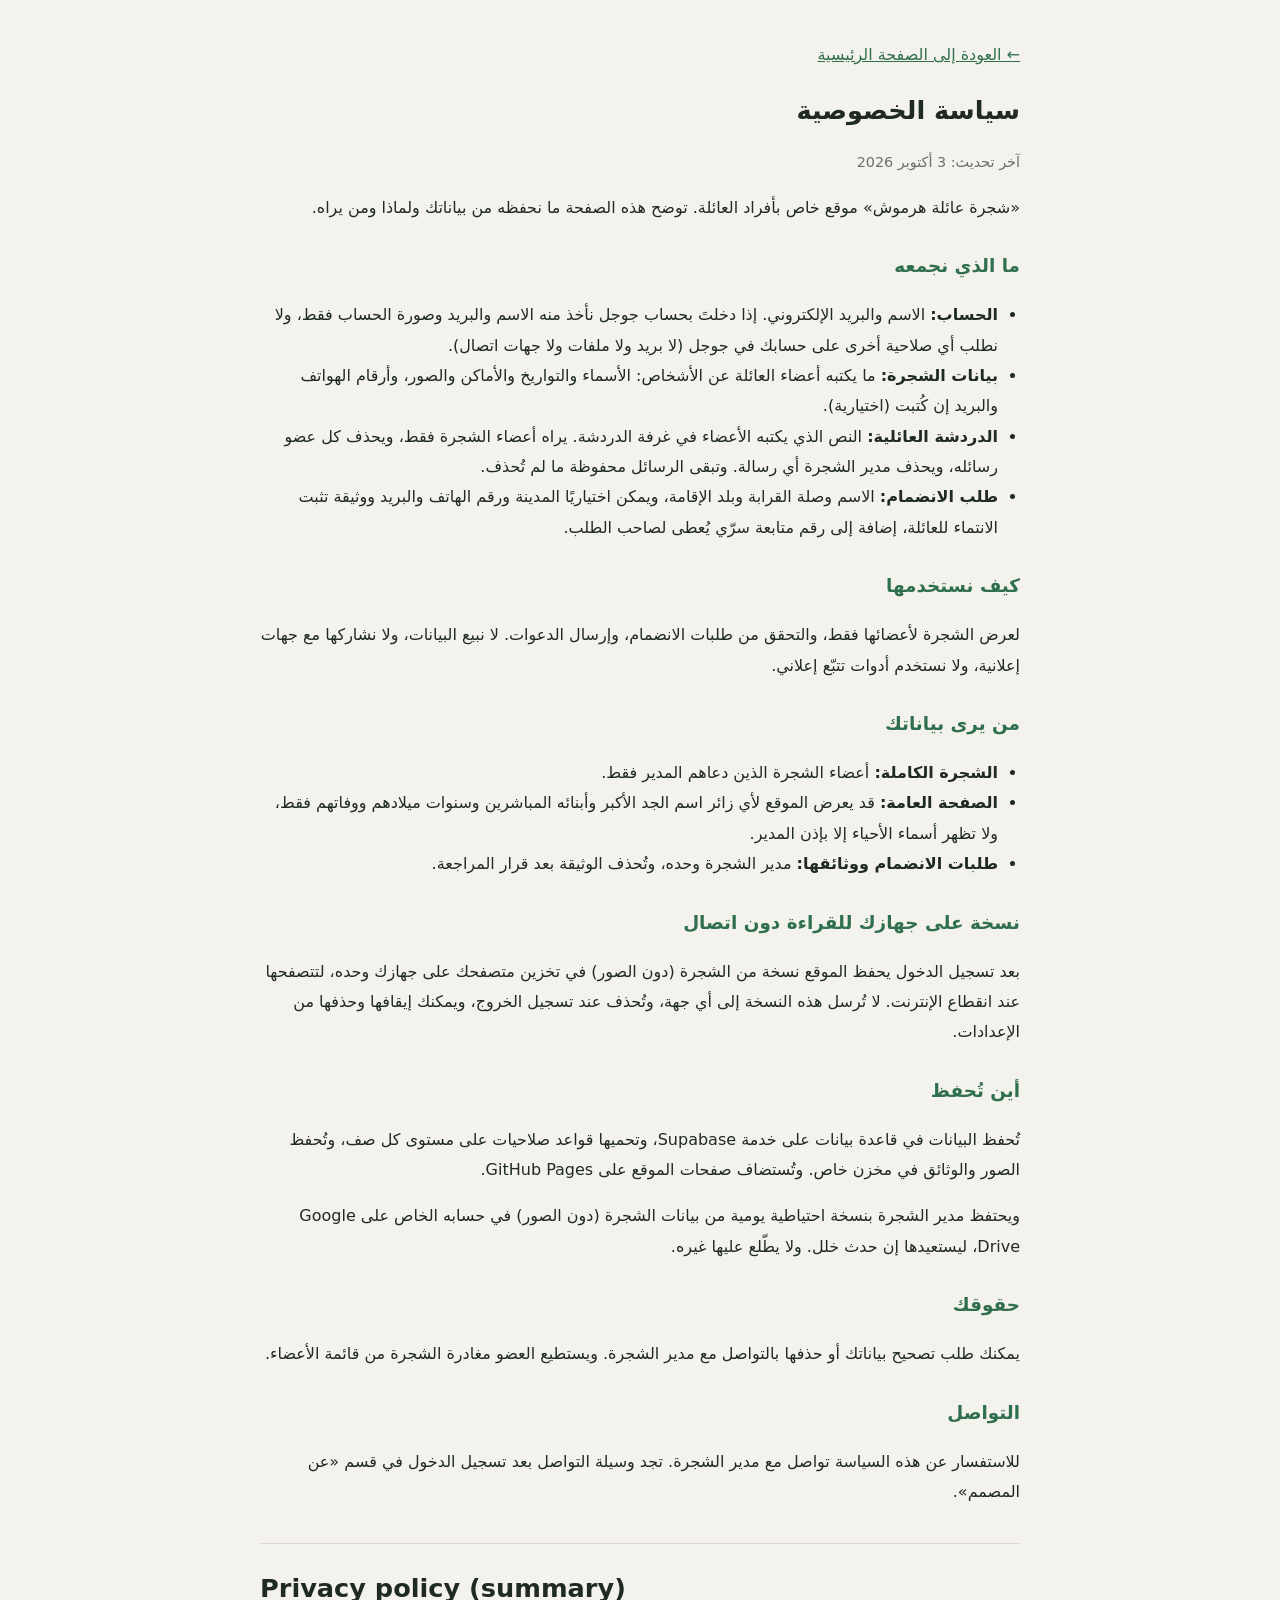
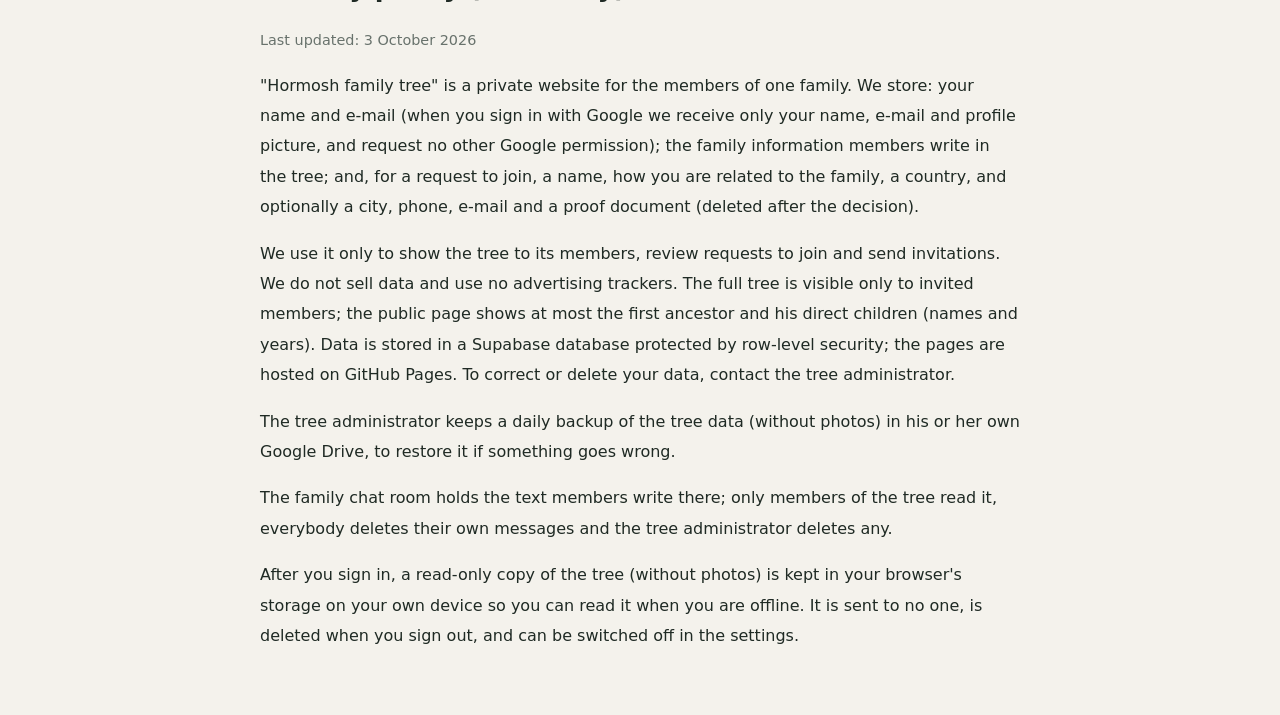
<file: privacy.html>
<!doctype html>
<html lang="ar" dir="rtl">
<head>
  <meta charset="utf-8">
  <meta name="viewport" content="width=device-width, initial-scale=1">
  <title>سياسة الخصوصية — شجرة عائلة هرموش</title>
  <meta name="description" content="ما الذي يحفظه موقع شجرة عائلة هرموش من بياناتك، ولماذا، ومن يراها.">
  <link rel="canonical" href="https://bdaboyahea1-prog.github.io/family-tree/privacy.html">
  <style>
    body { margin: 0; font-family: Tajawal, system-ui, sans-serif; line-height: 1.9; color: #1f2a24; background: #f4f2ec; }
    main { max-width: 760px; margin: 0 auto; padding: 24px 18px 48px; }
    h1 { font-size: 1.6rem; margin: 8px 0 4px; }
    h2 { font-size: 1.15rem; margin: 26px 0 6px; color: #2f6f4f; }
    p, li { font-size: 1rem; }
    ul { padding-inline-start: 22px; }
    .muted { color: #68726c; font-size: 0.9rem; }
    a { color: #2f6f4f; }
    .en { margin-top: 36px; padding-top: 12px; border-top: 1px solid #ddd8cb; direction: ltr; text-align: left; }
  </style>
</head>
<body>
<main>
  <p><a href="./">← العودة إلى الصفحة الرئيسية</a></p>
  <h1>سياسة الخصوصية</h1>
  <p class="muted">آخر تحديث: 3 أكتوبر 2026</p>
  <p>«شجرة عائلة هرموش» موقع خاص بأفراد العائلة. توضح هذه الصفحة ما نحفظه من بياناتك ولماذا ومن يراه.</p>

  <h2>ما الذي نجمعه</h2>
  <ul>
    <li><strong>الحساب:</strong> الاسم والبريد الإلكتروني. إذا دخلتَ بحساب جوجل نأخذ منه الاسم والبريد وصورة الحساب فقط، ولا نطلب أي صلاحية أخرى على حسابك في جوجل (لا بريد ولا ملفات ولا جهات اتصال).</li>
    <li><strong>بيانات الشجرة:</strong> ما يكتبه أعضاء العائلة عن الأشخاص: الأسماء والتواريخ والأماكن والصور، وأرقام الهواتف والبريد إن كُتبت (اختيارية).</li>
    <li><strong>الدردشة العائلية:</strong> النص الذي يكتبه الأعضاء في غرفة الدردشة. يراه أعضاء الشجرة فقط، ويحذف كل عضو رسائله، ويحذف مدير الشجرة أي رسالة. وتبقى الرسائل محفوظة ما لم تُحذف.</li>
    <li><strong>طلب الانضمام:</strong> الاسم وصلة القرابة وبلد الإقامة، ويمكن اختياريًا المدينة ورقم الهاتف والبريد ووثيقة تثبت الانتماء للعائلة، إضافة إلى رقم متابعة سرّي يُعطى لصاحب الطلب.</li>
  </ul>

  <h2>كيف نستخدمها</h2>
  <p>لعرض الشجرة لأعضائها فقط، والتحقق من طلبات الانضمام، وإرسال الدعوات. لا نبيع البيانات، ولا نشاركها مع جهات إعلانية، ولا نستخدم أدوات تتبّع إعلاني.</p>

  <h2>من يرى بياناتك</h2>
  <ul>
    <li><strong>الشجرة الكاملة:</strong> أعضاء الشجرة الذين دعاهم المدير فقط.</li>
    <li><strong>الصفحة العامة:</strong> قد يعرض الموقع لأي زائر اسم الجد الأكبر وأبنائه المباشرين وسنوات ميلادهم ووفاتهم فقط، ولا تظهر أسماء الأحياء إلا بإذن المدير.</li>
    <li><strong>طلبات الانضمام ووثائقها:</strong> مدير الشجرة وحده، وتُحذف الوثيقة بعد قرار المراجعة.</li>
  </ul>

  <h2>نسخة على جهازك للقراءة دون اتصال</h2>
  <p>بعد تسجيل الدخول يحفظ الموقع نسخة من الشجرة (دون الصور) في تخزين متصفحك على جهازك وحده، لتتصفحها عند انقطاع الإنترنت. لا تُرسل هذه النسخة إلى أي جهة، وتُحذف عند تسجيل الخروج، ويمكنك إيقافها وحذفها من الإعدادات.</p>

  <h2>أين تُحفظ</h2>
  <p>تُحفظ البيانات في قاعدة بيانات على خدمة Supabase، وتحميها قواعد صلاحيات على مستوى كل صف، وتُحفظ الصور والوثائق في مخزن خاص. وتُستضاف صفحات الموقع على GitHub Pages.</p>

  <p>ويحتفظ مدير الشجرة بنسخة احتياطية يومية من بيانات الشجرة (دون الصور) في حسابه الخاص على Google Drive، ليستعيدها إن حدث خلل. ولا يطّلع عليها غيره.</p>

  <h2>حقوقك</h2>
  <p>يمكنك طلب تصحيح بياناتك أو حذفها بالتواصل مع مدير الشجرة. ويستطيع العضو مغادرة الشجرة من قائمة الأعضاء.</p>

  <h2>التواصل</h2>
  <p>للاستفسار عن هذه السياسة تواصل مع مدير الشجرة. تجد وسيلة التواصل بعد تسجيل الدخول في قسم «عن المصمم».</p>

  <section class="en">
    <h1>Privacy policy (summary)</h1>
    <p class="muted">Last updated: 3 October 2026</p>
    <p>"Hormosh family tree" is a private website for the members of one family. We store: your name and e-mail (when you sign in with Google we receive only your name, e-mail and profile picture, and request no other Google permission); the family information members write in the tree; and, for a request to join, a name, how you are related to the family, a country, and optionally a city, phone, e-mail and a proof document (deleted after the decision).</p>
    <p>We use it only to show the tree to its members, review requests to join and send invitations. We do not sell data and use no advertising trackers. The full tree is visible only to invited members; the public page shows at most the first ancestor and his direct children (names and years). Data is stored in a Supabase database protected by row-level security; the pages are hosted on GitHub Pages. To correct or delete your data, contact the tree administrator.</p>
    <p>The tree administrator keeps a daily backup of the tree data (without photos) in his or her own Google Drive, to restore it if something goes wrong.</p>
    <p>The family chat room holds the text members write there; only members of the tree read it, everybody deletes their own messages and the tree administrator deletes any.</p>
    <p>After you sign in, a read-only copy of the tree (without photos) is kept in your browser's storage on your own device so you can read it when you are offline. It is sent to no one, is deleted when you sign out, and can be switched off in the settings.</p>
  </section>
</main>
</body>
</html>
</file>
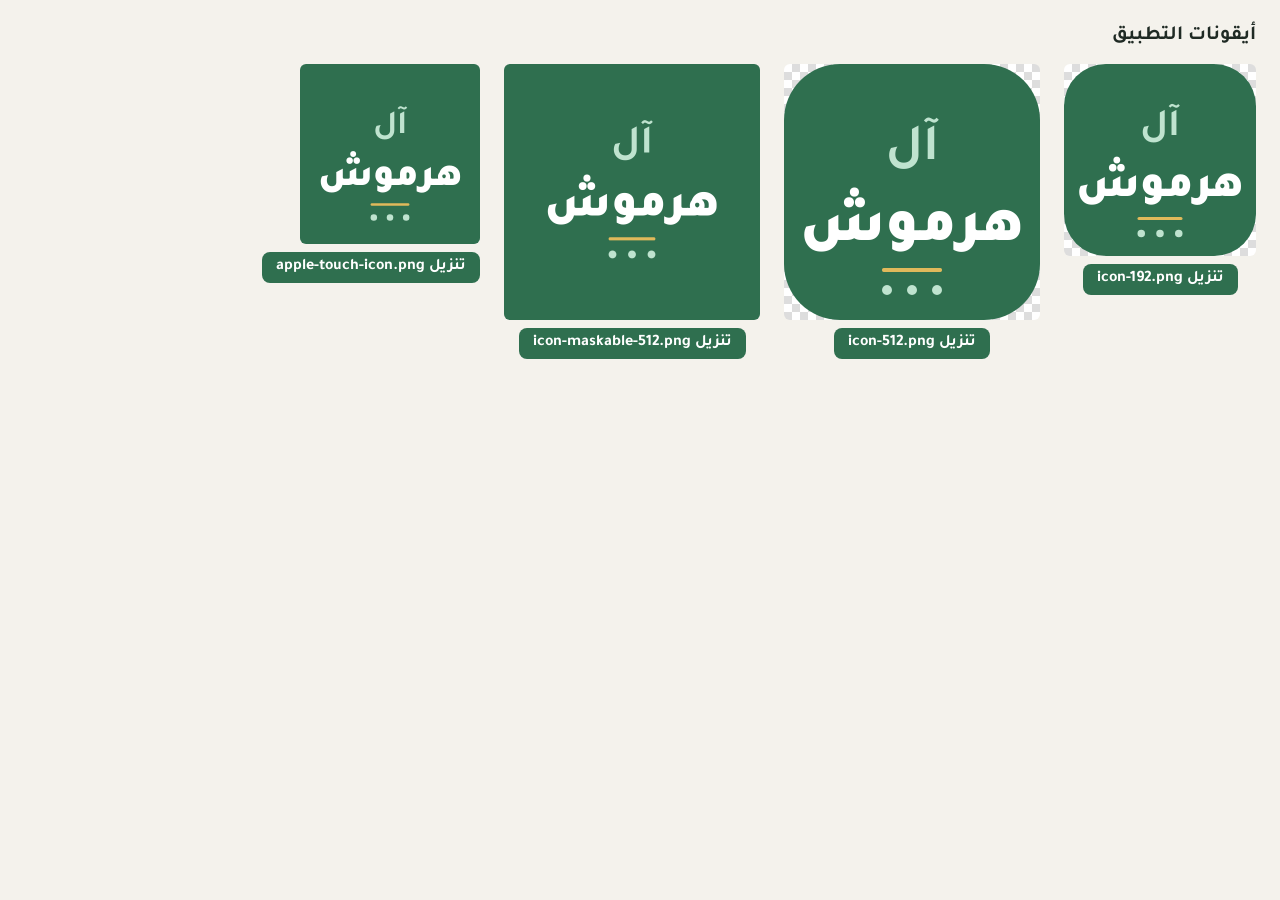
<file: tools/make-icons.html>
<!doctype html>
<html lang="ar" dir="rtl">
<head>
<meta charset="utf-8">
<meta name="viewport" content="width=device-width, initial-scale=1">
<title>رسم أيقونات التطبيق</title>
<!-- Draws the app icons (the name «آل هرموش» in big letters on the green of the site) and offers them as downloads.
     Open this file in a browser, press «تنزيل» under each picture and put the four files in icons/ (replacing the old ones).
     It is a page and not a Python script because the browser shapes Arabic letters by itself (Pillow without Raqm cannot).
       icon-192.png, icon-512.png     rounded square: the home screen and the install prompt
       icon-maskable-512.png          full square with the name inside the safe circle: Android cuts it to any shape
       apple-touch-icon.png (180)     full square: iPhone / iPad home screen (iOS rounds it itself) -->
<link rel="preconnect" href="https://fonts.googleapis.com">
<link href="https://fonts.googleapis.com/css2?family=Tajawal:wght@700;900&display=swap" rel="stylesheet">
<style>
  body { font-family: Tajawal, system-ui, sans-serif; margin: 0; padding: 24px; background: #f4f2ec; color: #1f2a24; }
  h1 { font-size: 20px; margin: 0 0 16px; }
  .row { display: flex; flex-wrap: wrap; gap: 24px; }
  figure { margin: 0; text-align: center; }
  canvas { display: block; background: repeating-conic-gradient(#ddd 0 25%, #fff 0 50%) 0 0 / 16px 16px; border-radius: 6px; margin-bottom: 8px; max-width: 256px; height: auto; }
  a { display: inline-block; padding: 6px 14px; border-radius: 8px; background: #2f6f4f; color: #fff; text-decoration: none; font-weight: 700; }
</style>
</head>
<body>
<h1>أيقونات التطبيق</h1>
<div class="row" id="row"></div>
<script>
const F = 'Tajawal, Dubai, "Segoe UI", sans-serif';
const GREEN = '#2f6f4f';

function rr(c, x, y, w, h, r) {
  c.beginPath();
  c.moveTo(x + r, y);
  c.arcTo(x + w, y, x + w, y + h, r);
  c.arcTo(x + w, y + h, x, y + h, r);
  c.arcTo(x, y + h, x, y, r);
  c.arcTo(x, y, x + w, y, r);
  c.closePath();
}

function word(c, t, y, px, color, weight, max) {
  c.direction = 'rtl';
  c.textAlign = 'center';
  c.textBaseline = 'alphabetic';
  let s = px;
  c.font = `${weight} ${s}px ${F}`;
  while (c.measureText(t).width > max && s > 20) c.font = `${weight} ${(s -= 2)}px ${F}`;
  c.fillStyle = color;
  c.fillText(t, 256, y);
}

/** One icon on a 512-unit drawing board, scaled to `size` pixels. `round`: rounded square; `scale`/`lift`: the name smaller / higher inside. */
function draw(size, { round, scale = 1, lift = 0 }) {
  const cv = document.createElement('canvas');
  cv.width = cv.height = size;
  const c = cv.getContext('2d');
  c.scale(size / 512, size / 512);
  c.fillStyle = GREEN;
  if (round) {
    rr(c, 0, 0, 512, 512, 112);
    c.fill();
  } else {
    c.fillRect(0, 0, 512, 512);
  }
  c.translate(256, 256 + lift);
  c.scale(scale, scale);
  c.translate(-256, -256);
  word(c, 'آل', 190, 104, '#bfe3cf', 700, 300);
  word(c, 'هرموش', 352, 192, '#ffffff', 900, 450);
  c.fillStyle = '#e0b95b';
  rr(c, 196, 408, 120, 8, 4);
  c.fill();
  c.fillStyle = '#bfe3cf';
  for (const x of [206, 256, 306]) {
    c.beginPath();
    c.arc(x, 452, 10, 0, Math.PI * 2);
    c.fill();
  }
  return cv;
}

const ICONS = [
  ['icon-192.png', 192, { round: true }],
  ['icon-512.png', 512, { round: true }],
  ['icon-maskable-512.png', 512, { round: false, scale: 0.78, lift: -28 }],
  ['apple-touch-icon.png', 180, { round: false, scale: 0.92 }],
];

async function main() {
  try {
    await Promise.all([document.fonts.load('900 100px Tajawal'), document.fonts.load('700 100px Tajawal')]);
  } catch {
    /* the system font is used then */
  }
  const row = document.getElementById('row');
  const save = new URLSearchParams(location.search).get('save'); // a helper of the developer: send the files to a local server
  for (const [name, size, opt] of ICONS) {
    const cv = draw(size, opt);
    const blob = await new Promise((r) => cv.toBlob(r, 'image/png'));
    const link = document.createElement('a');
    link.href = URL.createObjectURL(blob);
    link.download = name;
    link.textContent = `تنزيل ${name}`;
    const fig = document.createElement('figure');
    fig.append(cv, link);
    row.append(fig);
    if (save) await fetch(`/save/${name}`, { method: 'POST', body: blob });
  }
  document.title = 'done';
}
main();
</script>
</body>
</html>
</file>
